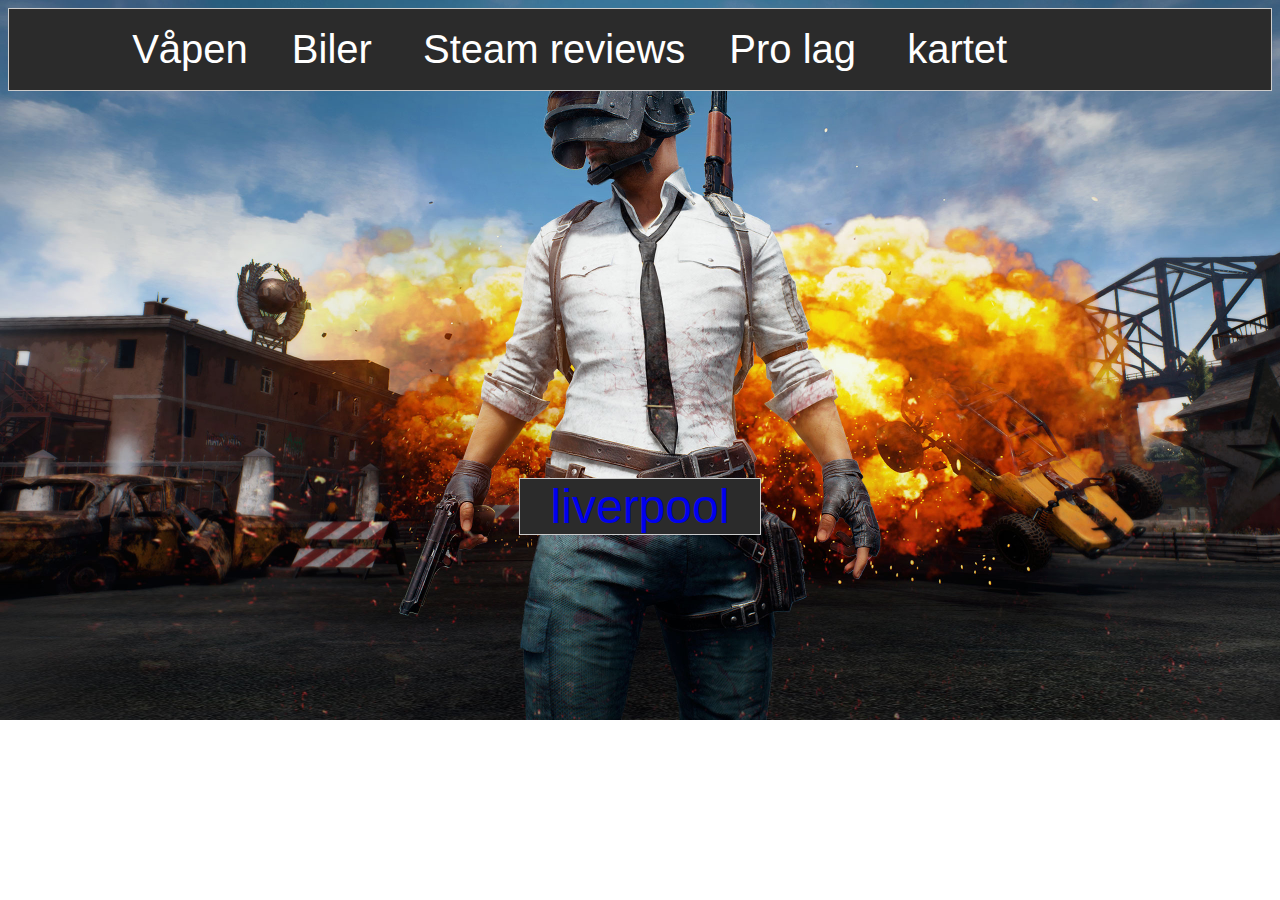
<file: index.html>
<!DOCTYPE html>
<html lang="en" dir="ltr">

<head>
  <link rel="stylesheet" type="text/css" href="style1.css">
  <meta charset="utf-8">

  <title></title>
</head>

<body>


<div class="wrapper">


  <ul>
    <a href="våpen.html"><li> Våpen</li> </a>
    <a href="alf.html"><li> Biler </li> </a>
    <a href="Christian.html"><li> Steam reviews</li></a>
    <a href="PUBGproTEAMS.html"><li> Pro lag </li> </a>
    <a href="kartet.html"><li> kartet</li> </a>
  </ul>
</div>

</div>
  <div class="youtube">


    <iframe width="560" height="315" src="https://www.youtube.com/embed/55tymOu8ey0" frameborder="0" allow="autoplay; encrypted-media" allowfullscreen></iframe>
  </div>
<br>

<div class="liverpool">
<a href="Abdi.html">liverpool</a>



</div>

</body>

</html>
</file>
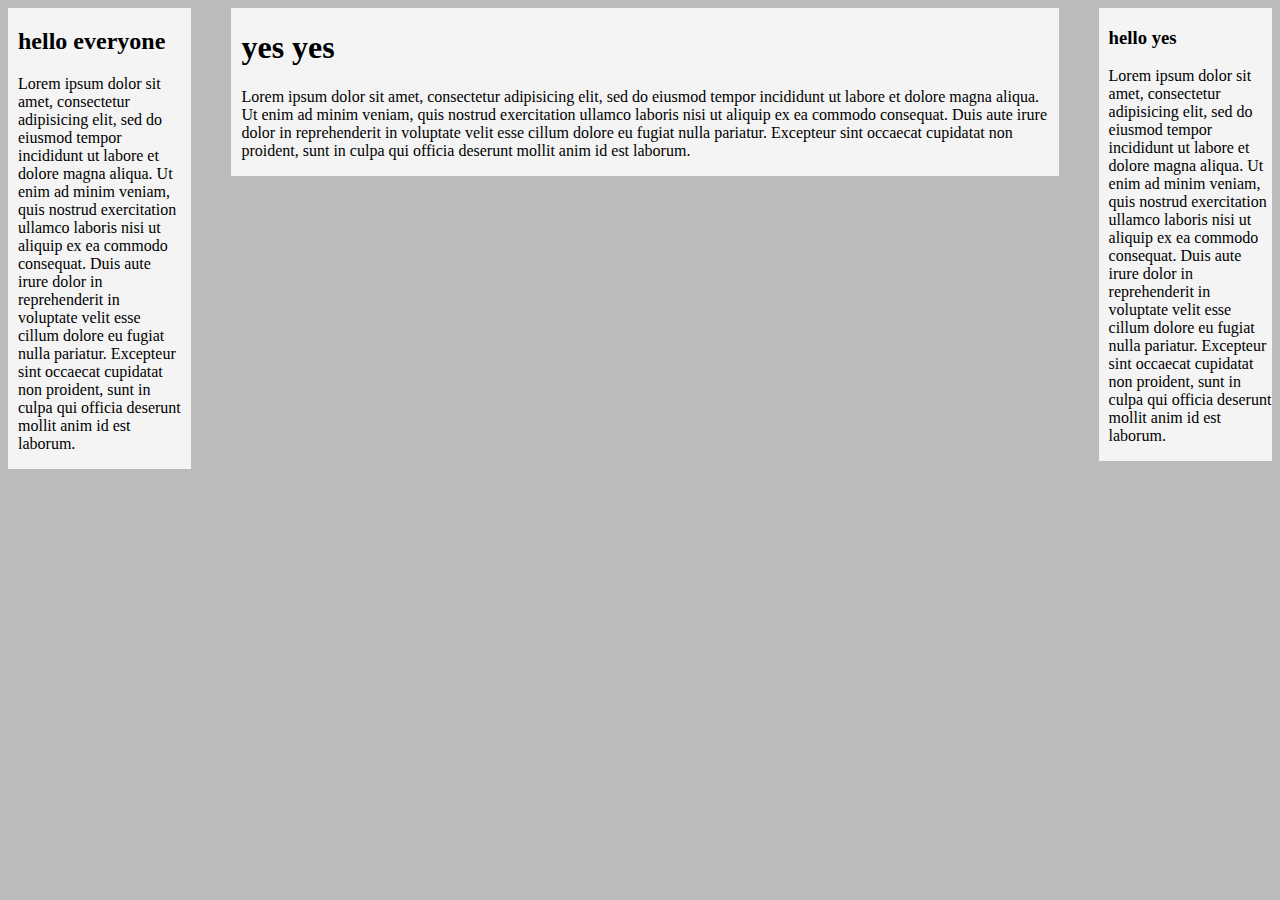
<file: Alf.html>
<!DOCTYPE html>
<html lang="en" dir="ltr">
  <head>

<link rel="stylesheet" href="stylealf.css">
    <meta charset="utf-8">
    <title></title>
  </head>
  <body>


<div class="conteinterbig">


<div class="p1">
  <h2> hello everyone</h2>
  <p> Lorem ipsum dolor sit amet, consectetur adipisicing elit, sed do eiusmod tempor incididunt ut labore et dolore magna aliqua. Ut enim ad minim veniam, quis nostrud exercitation ullamco laboris nisi ut aliquip ex ea commodo consequat. Duis aute irure dolor in reprehenderit in voluptate velit esse cillum dolore eu fugiat nulla pariatur. Excepteur sint occaecat cupidatat non proident, sunt in culpa qui officia deserunt mollit anim id est laborum. </p>

</div>

<div class="p2">
  <h1>yes yes</h1>
  <p>Lorem ipsum dolor sit amet, consectetur adipisicing elit, sed do eiusmod tempor incididunt ut labore et dolore magna aliqua. Ut enim ad minim veniam, quis nostrud exercitation ullamco laboris nisi ut aliquip ex ea commodo consequat. Duis aute irure dolor in reprehenderit in voluptate velit esse cillum dolore eu fugiat nulla pariatur. Excepteur sint occaecat cupidatat non proident, sunt in culpa qui officia deserunt mollit anim id est laborum.</p>
</div>

<div class="p3">
<h3> hello yes</h3>
<p>Lorem ipsum dolor sit amet, consectetur adipisicing elit, sed do eiusmod tempor incididunt ut labore et dolore magna aliqua. Ut enim ad minim veniam, quis nostrud exercitation ullamco laboris nisi ut aliquip ex ea commodo consequat. Duis aute irure dolor in reprehenderit in voluptate velit esse cillum dolore eu fugiat nulla pariatur. Excepteur sint occaecat cupidatat non proident, sunt in culpa qui officia deserunt mollit anim id est laborum.</p>
</div>

</div>




  </body>
</html>
</file>
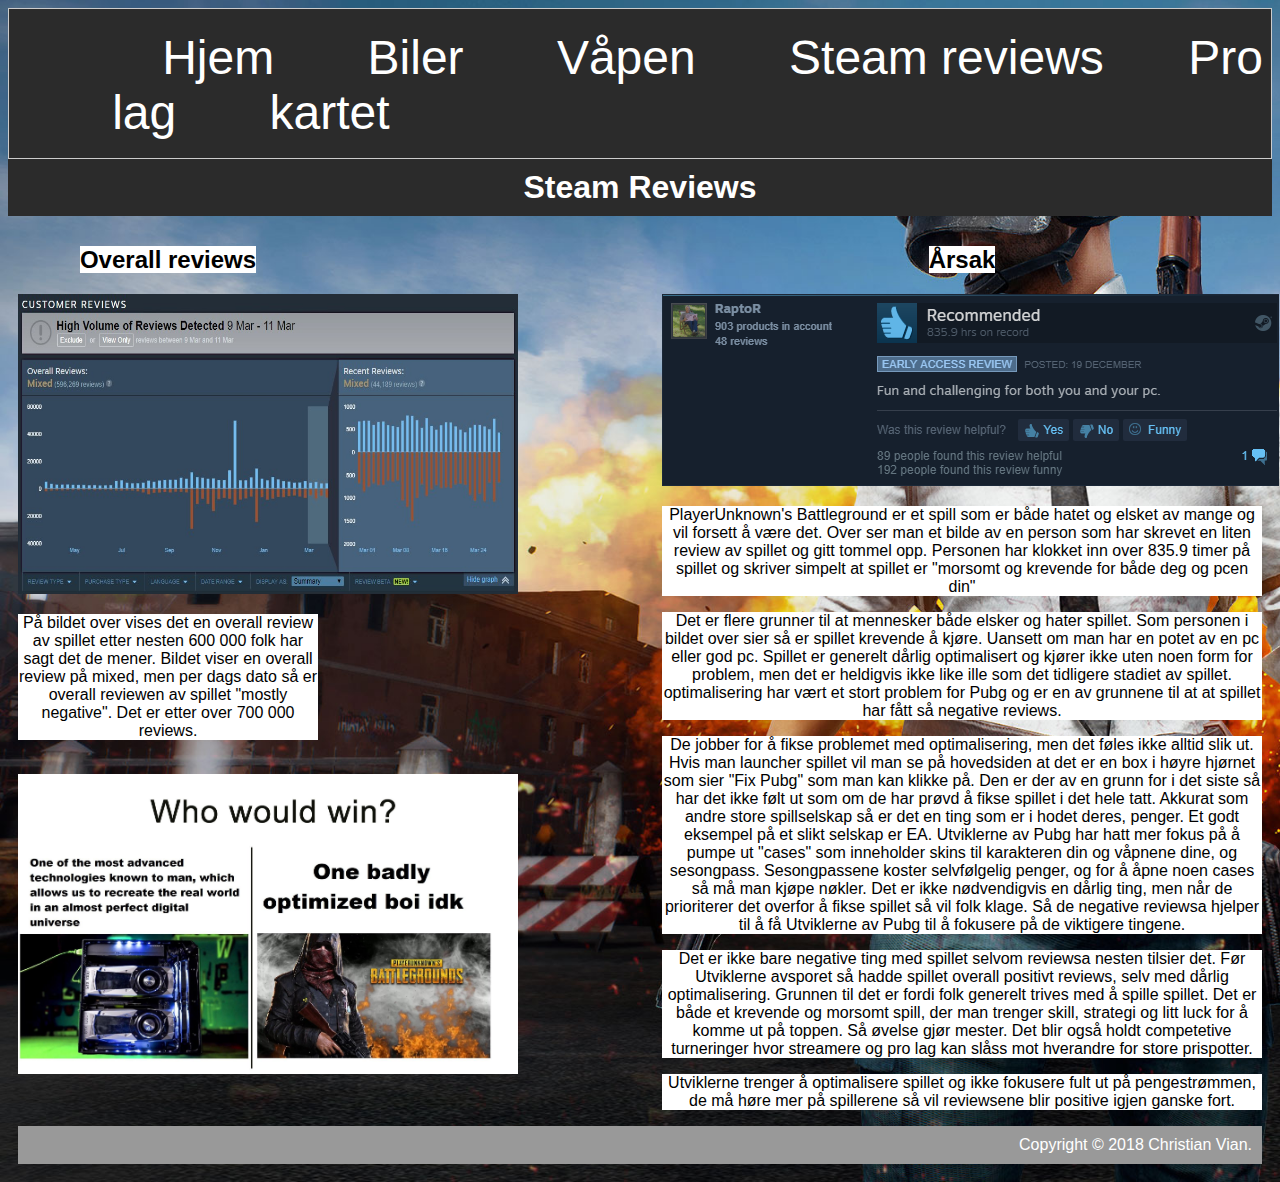
<file: Christian.html>
<!DOCTYPE html>
<html lang="en" dir="ltr">

<head>
  <link rel="stylesheet" type="text/css" href="Christian.css">
  <title>Steam Reviews</title>
  <meta charset="utf-8">
</head>

<body>


  <div class="wrapper">


    <ul>
      <a href="index.html"><li> Hjem </li> </a>
      <a href="alf.html"><li> Biler </li> </a>
      <a href="våpen.html"><li> Våpen </li> </a>
      <a href="Christian.html"><li> Steam reviews</li></a>
      <a href="PUBGproTEAMS.html"><li> Pro lag </li> </a>
      <a href="kartet.html"><li> kartet</li> </a>
    </ul>
  </div>

<div class="container">
  <div class="header">
    <h1>Steam Reviews</h1>
  </div>
  <div class="content">

<div class="or">
<h2><span> Overall reviews</span></h2>
  <img src="images/pubg-steam-reviews.jpg" width="500" height="300">
<p>På bildet over vises det en overall review av spillet etter nesten 600 000 folk har sagt det de mener.
Bildet viser en overall review på mixed, men per dags dato så er overall reviewen av spillet "mostly negative". Det er etter over 700 000 reviews.</p>
<br>
<img src="images/opti.jpg" width="500" height="300">
</div>

   <div class="main">
    <h2><span>Årsak</span></h2>
    <img src="images/verygood.png">
    <p>PlayerUnknown's Battleground er et spill som er både hatet og elsket av mange og vil forsett å være det.
      Over ser man et bilde av en person som har skrevet en liten review av spillet og gitt tommel opp.
      Personen har klokket inn over 835.9 timer på spillet og skriver simpelt at spillet er "morsomt og krevende for både deg og pcen din"</P>
      <p>Det er flere grunner til at mennesker både elsker og hater spillet.
        Som personen i bildet over sier så er spillet krevende å kjøre. Uansett om man har en potet av en pc eller god pc.
        Spillet er generelt dårlig optimalisert og kjører ikke uten noen form for problem, men det er heldigvis ikke like ille som det tidligere stadiet av spillet.
        optimalisering har vært et stort problem for Pubg og er en av grunnene til at at spillet har fått så negative reviews.</p>
        <p>De jobber for å fikse problemet med optimalisering, men det føles ikke alltid slik ut.
          Hvis man launcher spillet vil man se på hovedsiden at det er en box i høyre hjørnet som sier "Fix Pubg" som man kan klikke på.
          Den er der av en grunn for i det siste så har det ikke følt ut som om de har prøvd å fikse spillet i det hele tatt.
          Akkurat som andre store spillselskap så er det en ting som er i hodet deres, penger. Et godt eksempel på et slikt selskap er EA.
          Utviklerne av Pubg har hatt mer fokus på å pumpe ut "cases" som inneholder skins til karakteren din og våpnene dine, og sesongpass.
          Sesongpassene koster selvfølgelig penger, og for å åpne noen cases så må man kjøpe nøkler.
          Det er ikke nødvendigvis en dårlig ting, men når de prioriterer det overfor å fikse spillet så vil folk klage.
          Så de negative reviewsa hjelper til å få Utviklerne av Pubg til å fokusere på de viktigere tingene.</p>
          <p>Det er ikke bare negative ting med spillet selvom reviewsa nesten tilsier det.
            Før Utviklerne avsporet så hadde spillet overall positivt reviews, selv med dårlig optimalisering.
            Grunnen til det er fordi folk generelt trives med å spille spillet.
            Det er både et krevende og morsomt spill, der man trenger skill, strategi og litt luck for å komme ut på toppen.
            Så øvelse gjør mester.
            Det blir også holdt competetive turneringer hvor streamere og pro lag kan slåss mot hverandre for store prispotter.</P>
            <p>Utviklerne trenger å optimalisere spillet og ikke fokusere fult ut på pengestrømmen, de må høre mer på spillerene så vil reviewsene blir positive igjen ganske fort.</p>








  </div>

  <div class="footer">
   Copyright &copy; 2018 Christian Vian.
  </div>





</body>


</html>
</file>
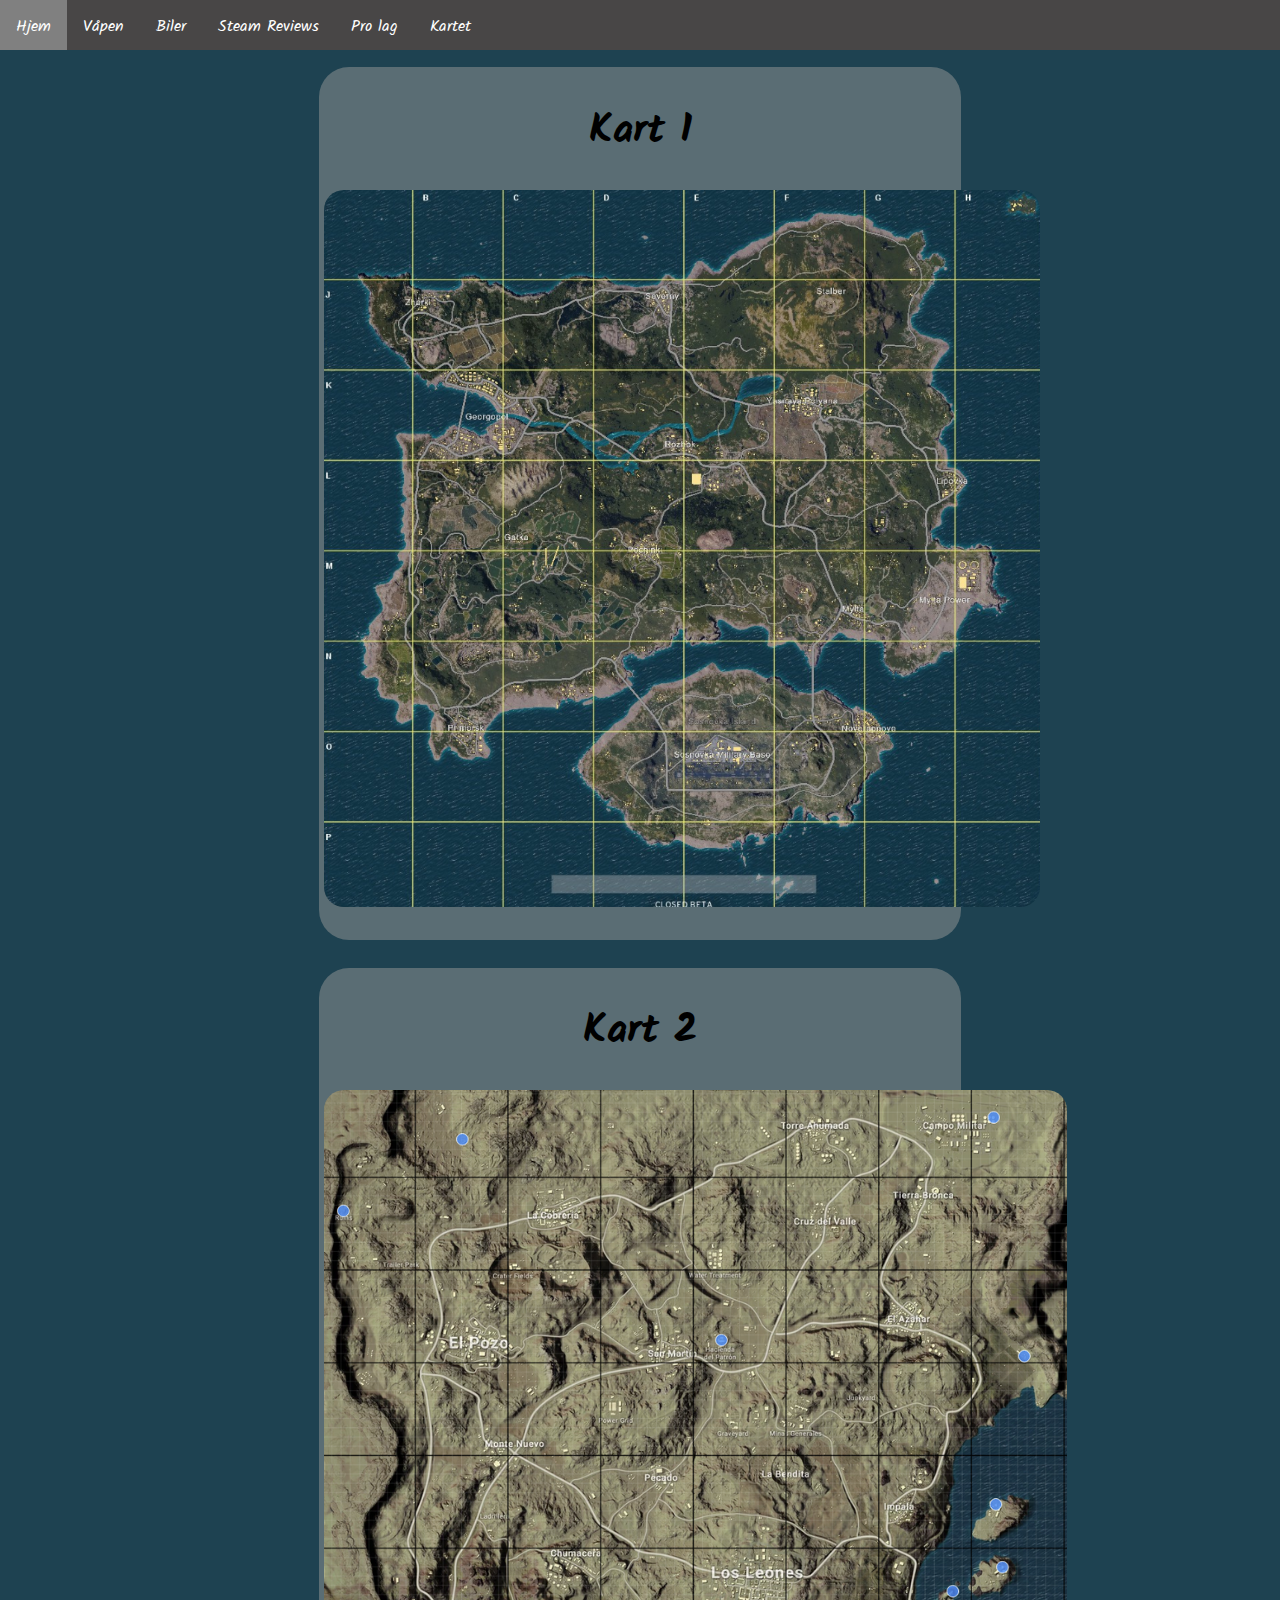
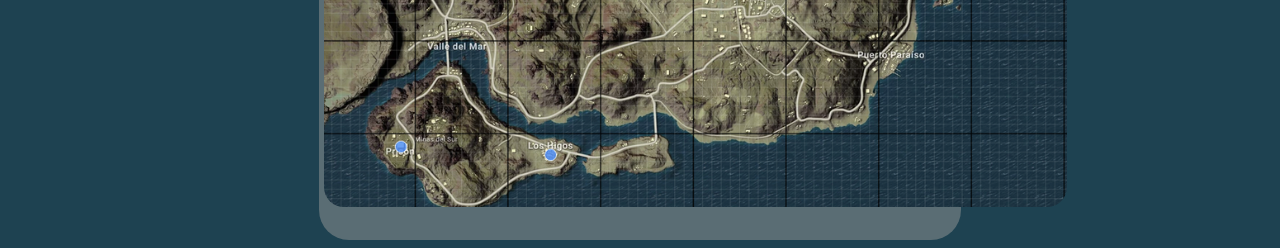
<file: kartet.html>
<!DOCTYPE html>
<html>
    <head>
        <title>Kartet</title>
        <meta charset="utf-8">
        <link rel="stylesheet" type="text/css" href="stilark.css">
        <link rel="stylesheet" type="text/css"  href="https://fonts.googleapis.com/css?family=Kalam">
    </head>

    <body>

        <div class="navbar">
            <ul><li><a href="index.html">Hjem</a></li>
                <li><a href="våpen.html">Våpen</a></li>
                <li><a href="alf.html.html">Biler</a></li>
                <li><a href="Christian.html">Steam Reviews</a></li>
                <li><a href="PUBGproTEAMS.html">Pro lag</a></li>
                <li><a href="kartet.html">Kartet</a></li>

            </ul>
        </div>


        <br>
        <br>
        <br>

        <div class="lane1">

            <div class="info">




                <h1>Kart 1</h1>

                 <img src="images/kart1.PNG" widht="940px" height="717px">

                <p></p>


            </div>



        </div>
         <br>

         <div class="lane1">

            <div class="info">




                <h1>Kart 2</h1>

                 <img src="images/kart2.png" widht="940px" height="717px">

                <p></p>


            </div>



        </div>



    </body>
</html>
</file>
<file: style1.css>
body {
  background-image: url("images/pugb3.jpg");
  background-repeat: no-repeat;
  background-size: cover;
}

ul {
  List-style-type: none;
}

li {
  display: inline;
  font-size: 250%;
  color: white;
  font-family: sans-serif;

}

iframe {

margin-top: 50px;
margin-left: 30%;

}

.wrapper{
border: 1px #ccc solid;
padding-top: 2px;
padding-bottom: 2px;
padding-left: 5%;
border


}

.wrapper{

background-color: #2b2b2b


}


li{
padding-left: 20px;
padding-right: 20px;


}
A:hover {

  color: #FFFFFF;

 font-weight: bold  }
a {

  text-decoration: none;
}


.liverpool{
padding-right: 20px;
padding-left: 20px;
font-size: 300%;
font-family: sans-serif;
color: white;
background-color: #2b2b2b



}

.liverpool{
  color: #FFFFFF;
text-decoration: none;
  text-align: center;
  width: 200px;
margin: auto;
border: 1px #ccc solid;



}

.liverpool{
text-decoration: none;
color: white;


}
</file>
<file: stylealf.css>
body{
background-color: #bbb;


}

.conteinterbig{
display: flex;
align-items: flex-start;






}

.p1{
background-color: #f4f4f4;
flex: 1;
padding-right: 10px;
padding-left: 10px;
}

.p2{
background-color: #f4f4f4;
adding-right: 10px;
padding-left: 10px;
flex: 5;
margin-right: 40px;
margin-left: 40px;

}

.p3{
background-color: #f4f4f4;
adding-right: 10px;
padding-left: 10px;
flex: 1;



}
</file>
<file: Christian.css>
body {
  background-image: url("images/pugb3.jpg");
  background-repeat: no-repeat;
  background-size: cover;
  font-family: sans-serif;

}

ul {
  List-style-type: none;
}

li {
  display: inline;
  font-size: 300%;
  color: white;
  font-family: sans-serif;

}

iframe {

margin-top: 50px;
margin-left: 30%;

}

.wrapper{
border:1px #ccc solid;
padding-top: 5px;
padding-bottom: 2px;
padding-left: 5%;
border


}

.wrapper{

background-color: #2b2b2b


}


li{
padding-left: 50px;
padding-right: 30px;


}
A:hover {

  color: #FFFFFF;

 font-weight: bold  }
a {

  text-decoration: none;
}
h1 {
  margin: 0;
}

.header {
   background-color: #2b2b2b;
   color: white;
   text-align: center;
   padding: 10px;
}

.container {
  background-color: white
  widht: 800px;
  margin-left: auto;
  margin-right: auto;
}

.content {
   padding:10px;
}

.or {
  width: 300px;
  float: left;
  color: black;
}

.main {
  width: 600px;
  float: right;
  color: black;
}

.footer {
  clear: both;
  padding: 10px;
  background-color: #999999;
  color: white;
  text-align: right;
}

h2 {
  text-align: center;
}
h2 span{
  background-color: white;
}

p {
  text-align: center;
}
p {
  background-color: white;
}
</file>
<file: stilark.css>
body{
    background-color: #1E4251;
    
}


.navbar ul {
    list-style-type: none;
    margin: 0;
    padding: 0;
    overflow: hidden;
    position: fixed;
    top: 0;
    left: 0;
    z-index: 9999;
    width: 100%;
    height: 50px;
    background-color: #484646;
    
}

.navbar li {
    float: left;
    border-right: 0px solid;
    border-right-color: white;
}

.navbar li a {
    display: block;
    color: white;
    text-align: center;
    padding: 14px 16px;
    text-decoration: none;
    
}

li a:hover {
    background-color: gray;
}

.active {
    background-color: seagreen;
}

.lane1 {
    width: 50%;
    height: auto;
    margin: 5px auto;
    padding: 5px;
    background-color: #5A6D74;
    border-radius: 30px;
    
    
}


.navbar {
    font-family: 'Kalam', cursive;
}

.info {
    font-family: 'Kalam', cursive;
    text-align: center;
    
}
h1 {
    font-size: 40px;
    text-align: center;
    font-family: 'Kalam', cursive;
}
text {
    text-align: center;
    font-family: 'Kalam', cursive;
    font-size: 25px
}

textarea {
    text-decoration-style: solid
}


.info table {
    margin-left: auto;
    margin-right: auto;
    text-align: center;
}

.info {
    margin-left: auto;
    margin-right: auto;
    text-align: center;
    
}

table {
    margin-left: auto;
    margin-right: auto;
    text-align: center;
}

.info img {
    border-radius: 20px;
animation-name: fadeInn; 
animation-duration: 2s; 
} 
 
@keyframes fadeInn { 
0% { 
opacity: 0; 
} 
100% { 
opacity: 0.8; 
}     
}

.info2 img {
    display: block;
    margin-left: auto;
    margin-right: auto;
    border-radius: 100px;
}

h1 {
width:100%; 
animation-name: fadeInn; 
animation-duration: 2s; 
} 
 
@keyframes fadeInn { 
33% { 
opacity: 0; 
} 
100% { 
opacity: 0.8; 
}     
}

p {
font-size: 20px;
font-family: 'Kalam', cursive;
}
</file>
